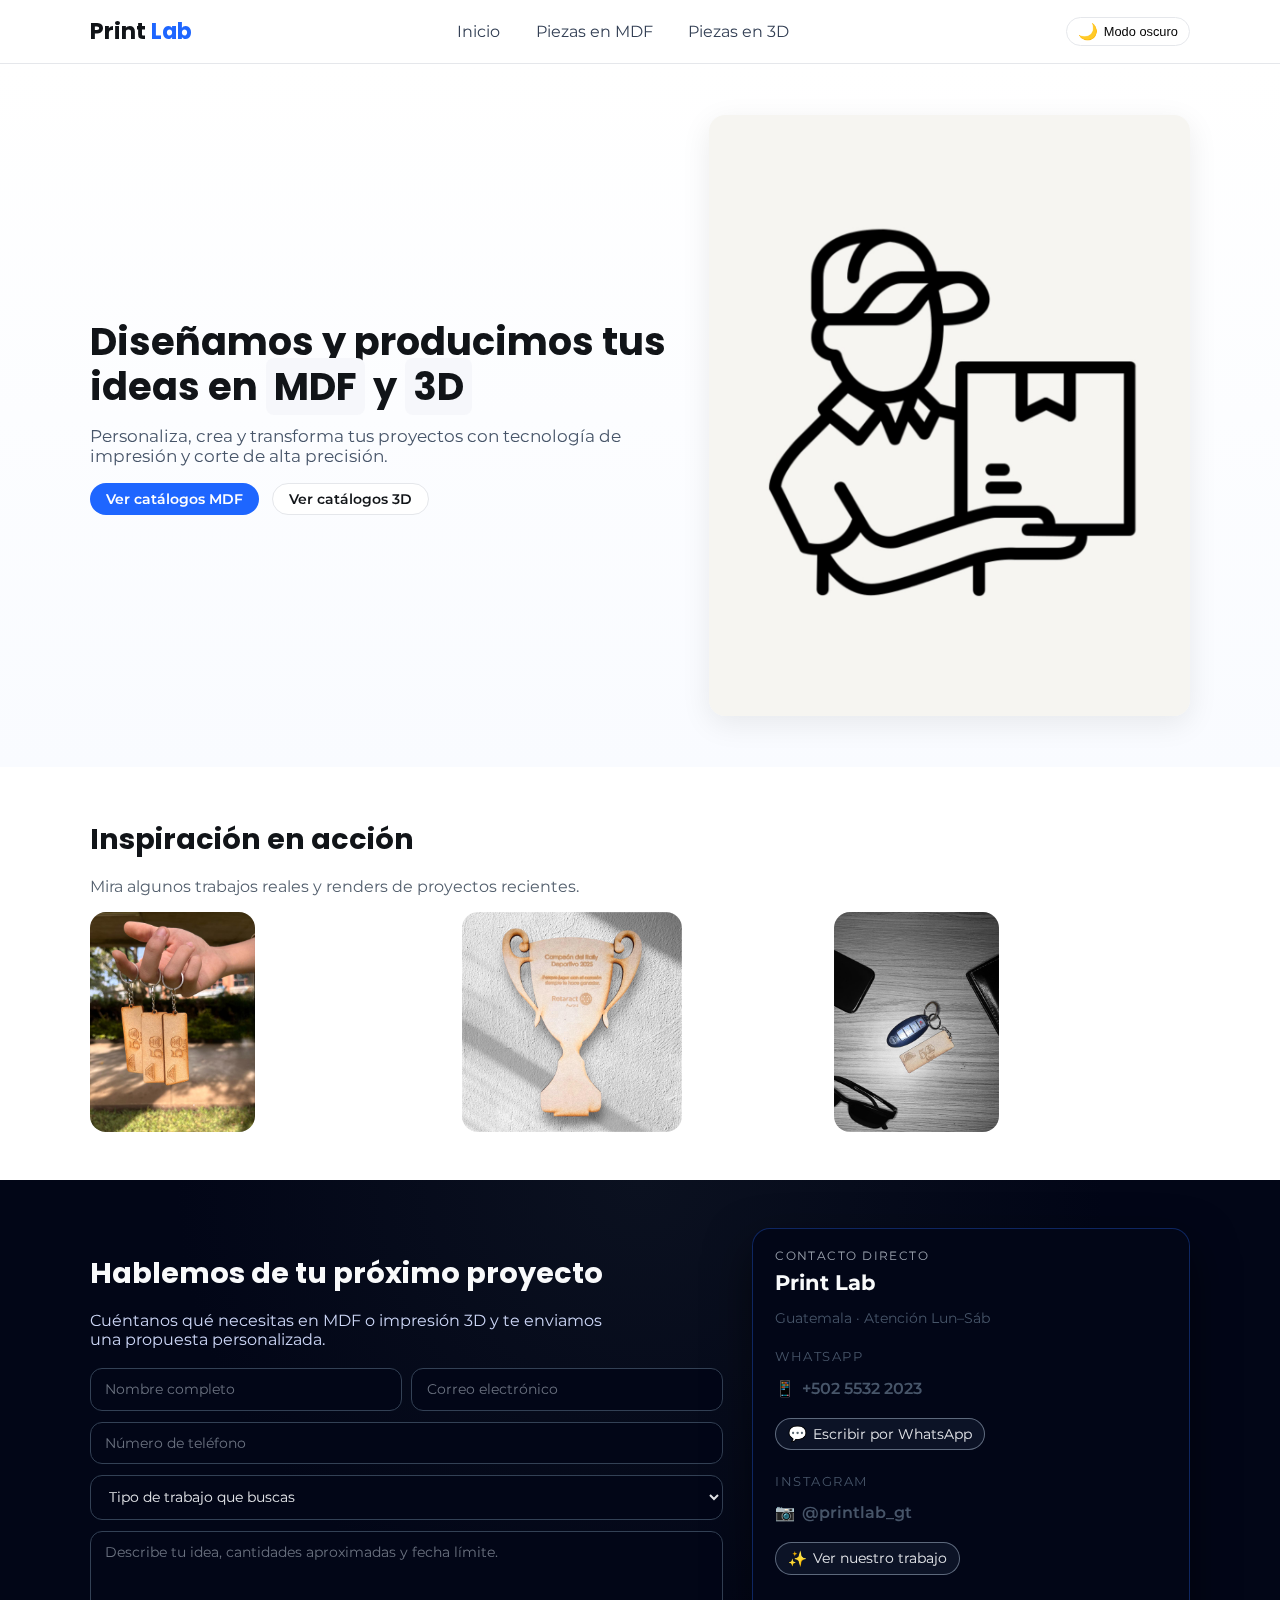
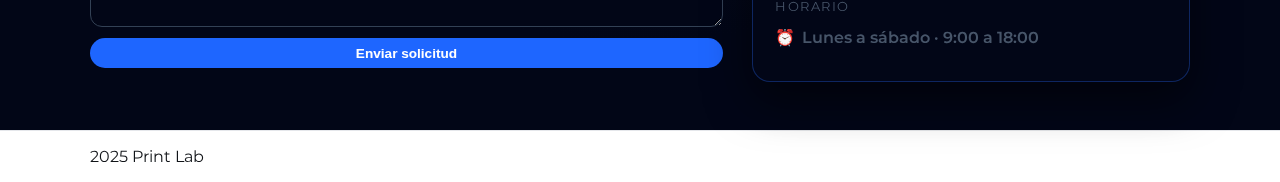
<file: index.html>
<!DOCTYPE html>
<html lang="es">
<head>
  <meta charset="utf-8" />
  <meta name="viewport" content="width=device-width, initial-scale=1.0">
  <title>Print Lab</title>
  <link rel="icon" type="image/png" href="Logo.png">
  <link rel="preconnect" href="https://fonts.googleapis.com">
  <link rel="preconnect" href="https://fonts.gstatic.com" crossorigin>
  <link href="https://fonts.googleapis.com/css2?family=Poppins:wght@500;700&family=Montserrat:wght@400;500&display=swap" rel="stylesheet">
  <link rel="stylesheet" href="styles.css" />
</head>
<body>
  <header class="site-header">
    <div class="container header-inner">
      <div class="brand">Print <span>Lab</span></div>
      <nav class="nav">
        <a href="#inicio">Inicio</a>
        <a href="mdf.html">Piezas en MDF</a>
        <a href="3d.html">Piezas en 3D</a>
      </nav>
      <button id="themeToggle" class="theme-toggle" type="button">
        <span class="theme-toggle-icon">🌙</span>
        <span class="theme-toggle-label">Modo oscuro</span>
      </button>
    </div>
  </header>

  <main id="inicio">
    <!-- HERO -->
    <section class="hero">
      <div class="container hero-inner">
        <div class="hero-copy">
          <h1>Diseñamos y producimos tus ideas en <span class="badge">MDF</span> y <span class="badge">3D</span></h1>
          <p>Personaliza, crea y transforma tus proyectos con tecnología de impresión y corte de alta precisión.</p>
          <div class="cta-row">
            <a href="mdf.html" class="btn btn-primary">Ver catálogos MDF</a>
            <a href="#catalogos" class="btn btn-outline">Ver catálogos 3D</a>
          </div>
        </div>
        <div class="hero-media">
          <img src="Principal.jpeg" alt="Impresión 3D en acción">
        </div>
      </div>
    </section>

    <!-- EJEMPLOS -->
    <section id="ejemplos" class="section">
      <div class="container">
        <div class="section-head">
          <h2>Inspiración en acción</h2>
          <p class="muted">Mira algunos trabajos reales y renders de proyectos recientes.</p>
        </div>
        <div class="showcase">
          <img src="asses/1.jpeg" alt="Proyecto 1">
          <img src="asses/2.jpeg" alt="Proyecto 2">
          <img src="asses/3.jpeg" alt="Proyecto 3">
        </div>
      </div>
    </section>

    <!-- CONTACTO -->
    <section id="contacto" class="section contact">
      <div class="container contact-inner">
        <!-- Columna izquierda: formulario -->
        <div class="contact-copy">
          <h2>Hablemos de tu próximo proyecto</h2>
          <p class="contact-intro">
            Cuéntanos qué necesitas en MDF o impresión 3D y te enviamos una propuesta personalizada.
          </p>

          <form id="contactForm" class="contact-form">
            <div class="field-row">
              <input type="text" id="contactNombre" placeholder="Nombre completo" required />
              <input type="email" id="contactEmail" placeholder="Correo electrónico" required />
            </div>
            <input type="tel" id="contactNumero" placeholder="Número de teléfono" required />

            <select id="contactTipo" required>
              <option value="">Tipo de trabajo que buscas</option>
              <option value="Llaveros en MDF">Llaveros en MDF</option>
              <option value="Piezas en MDF">Piezas en MDF</option>
              <option value="Impresión 3D">Impresión 3D</option>
              <option value="Otro proyecto personalizado">Otro proyecto personalizado</option>
            </select>

            <textarea id="contactMensaje" rows="4" placeholder="Describe tu idea, cantidades aproximadas y fecha límite."></textarea>
            <button class="btn btn-primary" type="submit">Enviar solicitud</button>
          </form>
        </div>

        <!-- Columna derecha: info de contacto -->
        <aside class="contact-side">
          <div class="card info">
            <span class="info-label">Contacto directo</span>
            <h3>Print Lab</h3>
            <p class="info-location">Guatemala · Atención Lun–Sáb</p>

            <div class="info-block">
              <p class="info-title">WhatsApp</p>
              <p class="info-main info-whatsapp">+502 5532 2023</p>
              <a class="info-link wa" href="https://wa.me/50255322023" target="_blank" rel="noopener">
                Escribir por WhatsApp
              </a>
            </div>

            <div class="info-block">
              <p class="info-title">Instagram</p>
              <p class="info-main info-instagram">@printlab_gt</p>
              <a class="info-link ig" href="https://www.instagram.com/printlab_gt" target="_blank" rel="noopener">
                Ver nuestro trabajo
              </a>
            </div>

            <div class="info-block small">
              <p class="info-title">Horario</p>
              <p class="info-main info-hours">Lunes a sábado · 9:00 a 18:00</p>
            </div>
          </div>
        </aside>
      </div>
    </section>


  </main>

  <footer class="site-footer">
    <div class="container footer-inner">
      <div>2025 Print Lab</div>
    </div>
  </footer>

  <!-- Modal -->
  <div id="modal" class="modal hidden">
    <div class="modal-dialog">
      <button class="modal-close" aria-label="Cerrar">✖</button>
      <div class="modal-grid">
        <img id="mImg" alt="Detalle">
        <div>
          <h3 id="mTitle"></h3>
          <p id="mDesc" class="muted"></p>
          <div id="mTags" class="tags mt-2"></div>
          <div class="modal-actions">
            <a id="mPdf" class="btn btn-outline" target="_blank" rel="noopener">Ver PDF</a>
            <a id="mModel" class="btn btn-outline" target="_blank" rel="noopener">Ver Modelo 3D</a>
            <a href="#contacto" class="btn btn-primary">Cotizar</a>
          </div>
        </div>
      </div>
    </div>
  </div>

  <script src="script.js"></script>
</body>
</html>
</file>
<file: styles.css>
/* ======= PRINT LAB ======= */

:root{
  --bg:#ffffff;
  --bg-alt:#f6f7fb;
  --text:#111418;
  --muted:#6b7280;
  --brand:#1e66ff;
  --accent:#ff6b00;
  --border:#e5e7eb;
  --shadow:0 8px 30px rgba(0,0,0,.08);
  --radius:18px;
}

/* Reset básico */
*{
  box-sizing:border-box;
}

html,body{
  margin:0;
  padding:0;
  word-wrap: break-word;
  overflow-x: hidden;
  background:var(--bg);
  color:var(--text);
  font-family:Montserrat,system-ui,-apple-system,Segoe UI,Roboto,sans-serif;
}

html{
  scroll-behavior:smooth;
}

/* Imágenes */
img{
  max-width:100%;
  height:auto;
  display:block;
  border-radius:16px;
}

/* Enlaces y contenedor */
a{text-decoration:none;color:inherit}
.container{width:min(1100px,92%);margin-inline:auto}
.muted{color:var(--muted)}
.mt-2{margin-top:.75rem}


/* Header */
.site-header{position:sticky;top:0;background:rgba(255,255,255,.9);backdrop-filter:saturate(140%) blur(8px);border-bottom:1px solid var(--border);z-index:20}
.header-inner{display:flex;align-items:center;justify-content:space-between;padding:.9rem 0}
.brand{font-family:Poppins,Montserrat,sans-serif;font-weight:700;font-size:1.4rem}
.brand span{color:var(--brand)}
.nav{display:flex;gap:1rem;align-items:center}
.nav a{padding:.4rem .6rem;border-radius:10px;color:#344055}
.nav a.btn-ghost{border:1px solid var(--border)}

/* Buttons */
.btn{display:inline-flex;align-items:center;justify-content:center;gap:.5rem;padding:.8rem 1rem;border-radius:14px;border:1px solid transparent;font-weight:600;cursor:pointer;transition:.2s box-shadow,.2s transform}
.btn:hover{box-shadow:var(--shadow);transform:translateY(-1px)}
.btn-primary{background:var(--brand);color:#fff}
.btn-outline{border-color:var(--border);background:#fff}
.btn-ghost{border-color:var(--border);background:#fff;color:#222}
.btn-small{padding:.5rem .7rem;border-radius:10px}

/* Hero */
.hero{padding:3.2rem 0;background:linear-gradient(180deg,#fff, #f9fbff)}
.hero-inner{display:grid;grid-template-columns:1.1fr .9fr;gap:2rem;align-items:center}
.hero-copy h1{font-family:Poppins,Montserrat,sans-serif;font-size:2.4rem;line-height:1.18;margin:.2rem 0 1rem}
.hero-copy p{font-size:1.05rem;color:#475569}
.badge{background:var(--bg-alt);padding:.15rem .5rem;border-radius:8px}
.cta-row{margin-top:1rem;display:flex;gap:.8rem;flex-wrap:wrap}
.hero-media img{box-shadow:var(--shadow)}

/* Sections */
.section{padding:3rem 0}
.section.alt{background:var(--bg-alt)}
.section-head h2{font-family:Poppins,Montserrat,sans-serif;font-size:1.8rem;margin:.2rem 0 .4rem}
.section-head p{color:#55616f}

/* Tabs & Filters */
.tabs{display:flex;gap:.6rem;margin:1rem 0 1.2rem}
.tab-btn{border:1px solid var(--border);background:#fff;padding:.6rem 1rem;border-radius:12px;cursor:pointer;font-weight:600}
.tab-btn.active{background:#111;color:#fff;border-color:#111}
.filters{display:flex;gap:.6rem;flex-wrap:wrap;align-items:center;margin-bottom:1rem}
.filters input[type=search], .filters select{padding:.7rem .9rem;border:1px solid var(--border);border-radius:12px;min-width:200px}
.count-row{margin:.3rem 0 1rem;color:#475569}

/* Grid */
.grid{display:grid;grid-template-columns:repeat(2,1fr);gap:1rem}
.card{
  background:#fff;
  border-radius:16px;
  overflow:hidden;
  border:1px solid var(--border);
  box-shadow:0 8px 24px rgba(15,23,42,.04);
  display:flex;
  flex-direction:column;
  transition:
    transform .18s ease-out,
    box-shadow .18s ease-out,
    border-color .18s ease-out;
}
.card img{
  height:190px;
  object-fit:cover;
}
.card-body{
  padding:.9rem 1rem 1rem;
}
.card:hover{
  transform:translateY(-4px);
  box-shadow:0 16px 40px rgba(15,23,42,.12);
  border-color:rgba(37,99,235,.35); /* un toque de azul */
}
.card h3{margin:.2rem 0 .4rem;font-size:1.1rem}
.tags{display:flex;flex-wrap:wrap;gap:.4rem}
.tags span{background:#f1f5f9;color:#334155;padding:.25rem .5rem;border-radius:999px;font-size:.8rem}
.card p{color:#475569;margin:.5rem 0 .9rem}
.card-foot{display:flex;align-items:center;justify-content:space-between}
.price{font-weight:700}

/* Empty */
.empty{margin-top:1rem;padding:1rem;border:1px dashed var(--border);border-radius:12px;color:#64748b;text-align:center}

/* Showcase */
.showcase{display:grid;grid-template-columns:repeat(3,1fr);gap:1rem}
.showcase img{height:220px;object-fit:cover}

/* Contact */
.contact{
  /* fondo oscuro pero con un poco de luz arriba */
  background: radial-gradient(circle at top, #0b1120 0, #020617 55%, #020617 100%);
  color:#e5e7eb;
}
.contact-inner{
  display:grid;
  grid-template-columns: minmax(0,1.3fr) minmax(0,0.9fr);
  gap:1.8rem;
  align-items:flex-start;
}
.contact-copy h2{
  font-family:Poppins,Montserrat,sans-serif;
  font-size:1.8rem;
  margin-bottom:.4rem;
  color:#f9fafb;
}
.contact-intro{
  color:#cbd5f5;
  max-width:34rem;
}
.contact-form{
  margin-top:1.2rem;
  display:grid;
  gap:.7rem;
}
.contact-form .field-row{
  display:grid;
  grid-template-columns:1fr 1fr;
  gap:.6rem;
}
.contact-form input,
.contact-form select,
.contact-form textarea{
  padding:.7rem .9rem;
  border-radius:12px;
  border:1px solid #334155;
  background:#020617;
  color:#e5e7eb;
  font-family:inherit;
  font-size:.9rem;
}
.contact-form input::placeholder,
.contact-form textarea::placeholder{
  color:#6b7280;
}
.contact-form select{
  cursor:pointer;
}
.contact-form textarea{
  resize:vertical;
}

/* Tarjeta info contacto */
.card.info{
  background:#020617;
  border-radius:18px;
  padding:1.2rem 1.4rem;
  border:1px solid rgba(37,99,235,.35); /* usa el azul de la marca */
  box-shadow:0 18px 45px rgba(0,0,0,.55);
  color:#e5e7eb;
}
.card.info h3{
  margin:.1rem 0 .4rem;
  font-size:1.3rem;
  color:#f9fafb;
}
.info-label{
  display:inline-block;
  font-size:.75rem;
  text-transform:uppercase;
  letter-spacing:.12em;
  color:#9ca3af;
  margin-bottom:.3rem;
}
.info-location{
  color:#9ca3af;
  font-size:.9rem;
  margin-bottom:.8rem;
}
.info-block{
  margin-bottom:1rem;
}
.info-block.small{
  margin-bottom:0;
}
.info-title{
  font-size:.8rem;
  text-transform:uppercase;
  letter-spacing:.12em;
  color:#9ca3af;
  margin:0 0 .1rem;
}

/* línea principal con ícono */
.info-main{
  margin:0;
  font-weight:600;
  font-size:.98rem;
  color:#f9fafb;
  display:flex;
  align-items:center;
  gap:.4rem;
}
.info-main::before{
  font-size:1rem;
}
.info-main.info-whatsapp::before{
  content:"📱";
}
.info-main.info-instagram::before{
  content:"📷";
}
.info-main.info-hours::before{
  content:"⏰";
}

/* enlaces tipo botón pequeño */
.info-link{
  display:inline-flex;
  align-items:center;
  gap:.35rem;
  margin-top:.35rem;
  font-size:.85rem;
  text-decoration:none;
  border-radius:999px;
  padding:.35rem .75rem;
  border:1px solid rgba(148,163,184,.6);
  background:rgba(15,23,42,.8);
  color:#e5e7eb;
}
.info-link::before{
  font-size:.95rem;
}
.info-link.wa::before{
  content:"💬";
}
.info-link.ig::before{
  content:"✨";
}
.info-link:hover{
  border-color:var(--brand);
  box-shadow:0 0 0 1px rgba(37,99,235,.3);
}

/* Mejor contraste de textos "muted" dentro de contacto */
.contact .muted{
  color:#cbd5f5;
}

/* Responsive contacto */
@media (max-width: 900px) {
  .llavero-layout,
  .contact-inner,
  .some-grid-class {
    grid-template-columns: 1fr !important;
  }

  .llavero-preview {
    width: 100%;
    height: auto;
  }

  .llavero-panel {
    padding: 1rem;
  }

  .card img {
    height: 160px;
  }
}

@media (max-width: 600px) {
  .btn {
    padding: .6rem 1rem;
    font-size: .9rem;
  }

  input, select, textarea {
    font-size: 1rem;
  }

  .section {
    padding: 2rem 1rem;
  }
}



/* Footer */
.site-footer{border-top:1px solid var(--border);background:#fff}
.footer-inner{padding:1rem 0;display:flex;align-items:center;justify-content:space-between}
.social a{border:1px solid var(--border);padding:.25rem .5rem;border-radius:8px}

/* Modal */
.hidden{display:none !important}
.modal{position:fixed;inset:0;background:rgba(10,12,16,.6);display:flex;align-items:center;justify-content:center;padding:1rem;z-index:50}
.modal-dialog{background:#fff;border-radius:20px;box-shadow:var(--shadow);width:min(960px,96%);padding:1rem}
.modal-close{border:none;background:#fff;border:1px solid var(--border);border-radius:999px;font-size:1.1rem;cursor:pointer;padding:.4rem .6rem;float:right}
.modal-grid{display:grid;grid-template-columns:1fr 1.1fr;gap:1rem;align-items:start}
.modal-actions{display:flex;gap:.5rem;margin-top:1rem}

/* Modal / visor de producto */
.modal{
  position:fixed;
  inset:0;
  background:rgba(15,23,42,.65);
  display:flex;
  align-items:center;
  justify-content:center;
  padding:1rem;
  z-index:50;
}
.modal-dialog{
  background:#ffffff;
  border-radius:20px;
  box-shadow:0 18px 45px rgba(0,0,0,.4);
  width:min(900px, 96%);
  max-height:90vh;          /* para que nunca ocupe 100% de alto */
  overflow:hidden;
}
.modal-grid{
  display:grid;
  grid-template-columns: minmax(0,1.1fr) minmax(0,1fr);
  gap:1rem;
  align-items:stretch;
}
.modal-grid img#mImg{
  width:100%;
  height:100%;
  object-fit:cover;
  border-radius:16px;
}
.modal-close{
  border:none;
  background:#ffffff;
  border-radius:999px;
  border:1px solid #e5e7eb;
  cursor:pointer;
  padding:.3rem .6rem;
  float:right;
}

/* En móvil el visor se apila en una sola columna */
@media (max-width: 700px){
  .modal-grid{
    grid-template-columns:1fr;
  }
  .modal-dialog{
    max-height: 92vh;
  }
}
html[data-theme="dark"] .modal-dialog{
  background:#020617;
  border:1px solid #1f2937;
}
html[data-theme="dark"] .modal-grid img#mImg{
  border-radius:16px;
}


/* LLAVEROS */
.llavero-layout{
  display:grid;
  grid-template-columns:1.1fr .9fr;
  gap:1.5rem;
  align-items:flex-start;
  margin-top:1.5rem;
}
.llavero-panel{
  background:#fff;
  border:1px solid var(--border);
  border-radius:18px;
  box-shadow:var(--shadow);
  padding:1rem;
}
.llavero-form{
  display:grid;
  gap:.7rem;
}
.llavero-group{
  display:grid;
  gap:.25rem;
}
.llavero-group label{
  font-size:.9rem;
  font-weight:600;
  color:#111827;
}
.llavero-group input,
.llavero-group select,
.llavero-group textarea{
  padding:.6rem .8rem;
  border-radius:12px;
  border:1px solid var(--border);
  font-family:inherit;
  font-size:.9rem;
}
.llavero-group textarea{
  resize:vertical;
}
.llavero-group.two-cols{
  display:grid;
  grid-template-columns:1fr 1fr;
  gap:.6rem;
}
.llavero-actions{
  display:flex;
  gap:.6rem;
  flex-wrap:wrap;
  margin-top:.3rem;
}

/* rango mejorado */
.slider-row{
  display:flex;
  align-items:center;
  gap:.7rem;
}
.slider-row input[type="range"]{
  flex:1;
  appearance:none;
  height:6px;
  border-radius:999px;
  background:#e5e7eb;
  outline:none;
}
.slider-row input[type="range"]::-webkit-slider-thumb{
  appearance:none;
  width:16px;
  height:16px;
  border-radius:999px;
  background:var(--brand);
  box-shadow:0 0 0 3px rgba(59,130,246,.25);
  cursor:pointer;
}
.slider-row input[type="range"]::-moz-range-thumb{
  width:16px;
  height:16px;
  border-radius:999px;
  border:none;
  background:var(--brand);
  box-shadow:0 0 0 3px rgba(59,130,246,.25);
  cursor:pointer;
}
.slider-row input[type="range"]::-moz-range-track{
  height:6px;
  border-radius:999px;
  background:#e5e7eb;
}
#llaveroTextoTamValor,
#llaveroLogoTamValor{
  font-size:.8rem;
  color:#6b7280;
  min-width:52px;
}

/* input number sin flechas */
.llavero-group input[type="number"]{
  appearance:textfield;
  -moz-appearance:textfield;
  -webkit-appearance:none;
}
.llavero-group input[type="number"]::-webkit-inner-spin-button,
.llavero-group input[type="number"]::-webkit-outer-spin-button{
  -webkit-appearance:none;
  margin:0;
}

/* preview */
.llavero-preview-wrapper{
  margin-top:1.2rem;
}
.llavero-tabs{
  display:inline-flex;
  border-radius:999px;
  background:#f3f4f6;
  padding:3px;
  margin-bottom:.6rem;
}
.tab-side{
  border:none;
  background:transparent;
  padding:.2rem .8rem;
  border-radius:999px;
  font-size:.85rem;
  cursor:pointer;
  color:#4b5563;
}
.tab-side.active{
  background:#fff;
  box-shadow:0 1px 4px rgba(15,23,42,.2);
  color:#111827;
}
.llavero-preview-area{
  display:flex;
  justify-content:center;
  align-items:center;
  min-height:180px;
}
.llavero-preview{
  width:260px;
  height:140px;
  border-radius:24px;
  background:#f5f5f4;
  border:2px solid #d4d4d4;
  box-shadow:0 6px 16px rgba(0,0,0,.12);
  position:relative;
  overflow:hidden;
}
.llavero-shape-rect{ border-radius:22px; }
.llavero-shape-oval{ border-radius:999px; }
.llavero-shape-circle{
  border-radius:999px;
  width:160px;
  height:160px;
}

/* elementos arrastrables */
.draggable{
  position:absolute;
  cursor:grab;
}
.draggable.dragging{
  cursor:grabbing;
}
.llavero-logo{
  position:absolute;
  max-width:60%;
  max-height:60%;
  object-fit:contain;
  border-radius:12px;
}
.llavero-preview-text{
  font-weight:700;
  font-size:18px;
  text-align:center;
  color:#111827;
  left:50%;
  top:50%;
  transform:translate(-50%,-50%);
  padding:0 .6rem;
}

/* ayuda */
.help-text{
  margin-top:.4rem;
}

/* responsive */
@media (max-width:900px){
  .llavero-layout{
    grid-template-columns:1fr;
  }
  .llavero-preview{
    width:220px;
    height:120px;
  }
}
/* ====== RESPONSIVE GENERAL ====== */

/* Tablets / pantallas medianas */
@media (max-width: 900px){
  /* Hero en una columna */
  .hero-inner{
    grid-template-columns:1fr;
    gap:1.5rem;
  }
  .hero-media{
    order:-1; /* imagen arriba en tablet/móvil */
  }

  /* Grids */
  .grid{
    grid-template-columns:1fr;
  }
  .showcase{
    grid-template-columns:repeat(2,1fr);
  }

  /* Header y footer más compactos */
  .header-inner,
  .footer-inner{
    flex-wrap:wrap;
    gap:.5rem;
  }
}

/* Móviles */
@media (max-width: 600px){
  /* Layout de secciones */
  .section{
    padding:2rem 1rem;
  }

  /* Header */
  .header-inner{
    flex-direction:column;
    align-items:flex-start;
    gap:.4rem;
  }
  .nav{
    width:100%;
    justify-content:flex-start;
    flex-wrap:wrap;
    gap:.5rem;
  }
  .nav a{
    padding:.3rem .5rem;
    font-size:.9rem;
  }

  /* Hero */
  .hero{
    padding:2.2rem 0;
  }
  .hero-copy h1{
    font-size:1.6rem;
  }

  /* Grids 1 columna */
  .grid,
  .showcase{
    grid-template-columns:1fr;
  }

  /* Tarjetas e imágenes un poco más bajas */
  .card img{
    height:160px;
  }

  /* Contacto: form en 1 columna */
  .contact-form .field-row{
    grid-template-columns:1fr;
  }

  /* Llaveros */
  .llavero-layout{
    grid-template-columns:1fr;
  }
  .llavero-preview{
    width:220px;
    height:120px;
  }

  /* Botones e inputs un poco más grandes para tocar mejor */
  .btn{
    padding:.6rem 1rem;
    font-size:.9rem;
  }
  input,select,textarea{
    font-size:1rem;
  }

  /* Footer */
  .footer-inner{
    flex-direction:column;
    align-items:flex-start;
    gap:.4rem;
  }
}

/* Toast / aviso flotante */
.toast{
  position:fixed;
  left:50%;
  bottom:1.5rem;
  transform:translateX(-50%) translateY(20px);
  z-index:60;
  opacity:0;
  pointer-events:none;
  transition:opacity .25s ease, transform .25s ease;
}
.toast.show{
  opacity:1;
  transform:translateX(-50%) translateY(0);
  pointer-events:auto;
}
.toast-inner{
  display:flex;
  align-items:center;
  gap:.7rem;
  background:#0f172a;
  color:#e5e7eb;
  border-radius:999px;
  padding:.6rem 1rem;
  box-shadow:0 18px 40px rgba(0,0,0,.45);
  border:1px solid rgba(37,99,235,.7);
  max-width:90vw;
}
.toast-icon{
  width:26px;
  height:26px;
  border-radius:999px;
  background:#22c55e;
  display:flex;
  align-items:center;
  justify-content:center;
  font-weight:700;
  font-size:1rem;
  color:#022c22;
}
.toast-text{
  display:flex;
  flex-direction:column;
  font-size:.85rem;
}
.toast-text strong{
  font-size:.9rem;
}
.toast-text span{
  color:#cbd5f5;
}

.btn{
  border:none;
  border-radius:999px;
  padding:.45rem 1rem;
  font-size:.85rem;
  font-weight:600;
  cursor:pointer;
  display:inline-flex;
  align-items:center;
  justify-content:center;
  gap:.35rem;
  transition:
    background .18s ease-out,
    color .18s ease-out,
    box-shadow .18s ease-out,
    transform .12s ease-out;
}
.btn-primary{
  background:var(--brand);
  color:#fff;
}
.btn-primary:hover{
  box-shadow:0 10px 30px rgba(37,99,235,.35);
  transform:translateY(-1px);
}
.btn-outline{
  background:#fff;
  border:1px solid var(--border);
}
.btn-outline:hover{
  border-color:var(--brand);
  box-shadow:0 10px 26px rgba(15,23,42,.12);
}

/* ====== MODO OSCURO ====== */

/* Cambiamos los valores de las variables en dark */
html[data-theme="dark"]{
  --bg:#020617;
  --bg-alt:#020617;
  --text:#e5e7eb;
  --muted:#9ca3af;
  --border:#1f2937;
  --shadow:0 18px 45px rgba(0,0,0,.9);
}

html[data-theme="dark"] body{
  background:var(--bg);
  color:var(--text);
}

/* Header y footer en oscuro */
html[data-theme="dark"] .site-header{
  background:rgba(15,23,42,.9);
  border-bottom-color:#1f2937;
}
html[data-theme="dark"] .site-footer{
  background:#020617;
  border-top-color:#1f2937;
}

/* Tarjetas y paneles en oscuro */
html[data-theme="dark"] .card,
html[data-theme="dark"] .llavero-panel,
html[data-theme="dark"] .card.info{
  background:#020617;
  border-color:#1f2937;
  box-shadow:0 16px 40px rgba(0,0,0,.85);
}
html[data-theme="dark"] .card-body,
html[data-theme="dark"] .llavero-panel,
html[data-theme="dark"] .card.info{
  color:var(--text);
}

/* Hero y secciones alternas más oscuras */
html[data-theme="dark"] .hero{
  background:radial-gradient(circle at top,#020617 0,#020617 55%,#020617 100%);
}
html[data-theme="dark"] .section.alt{
  background:#020617;
}

/* Formularios de llaveros en modo oscuro */
html[data-theme="dark"] .llavero-group label{
  color:#e5e7eb;
}

html[data-theme="dark"] .llavero-group input,
html[data-theme="dark"] .llavero-group select,
html[data-theme="dark"] .llavero-group textarea{
  background:#020617;
  color:#e5e7eb;
  border-color:#374151;
}

html[data-theme="dark"] .llavero-group input::placeholder,
html[data-theme="dark"] .llavero-group textarea::placeholder{
  color:#6b7280;
}

/* Textos aclaratorios del llavero en dark */
html[data-theme="dark"] .llavero-panel .muted{
  color:#9ca3af;
}

/* Texto apagado en dark */
html[data-theme="dark"] .muted{
  color:var(--muted);
}

/* Botones fantasma en oscuro */
html[data-theme="dark"] .btn-ghost{
  background:transparent;
  color:var(--text);
}

/* Modal en oscuro */
html[data-theme="dark"] .modal-dialog{
  background:#020617;
  border:1px solid #1f2937;
}
/* Botón modo oscuro */
.theme-toggle{
  margin-left:.75rem;
  border-radius:999px;
  border:1px solid var(--border);
  background:rgba(255,255,255,.85);
  padding:.25rem .7rem;
  display:inline-flex;
  align-items:center;
  gap:.35rem;
  font-size:.8rem;
  cursor:pointer;
}
.theme-toggle-icon{
  font-size:1rem;
}
.theme-toggle-label{
  white-space:nowrap;
}

/* Botón en modo oscuro */
html[data-theme="dark"] .theme-toggle{
  background:rgba(15,23,42,.95);
  border-color:#1f2937;
  color:#e5e7eb;
}
/* Menú y marca en modo oscuro */
html[data-theme="dark"] .brand{
  color:#e5e7eb;
}
html[data-theme="dark"] .brand span{
  color:var(--brand);
}

html[data-theme="dark"] .nav a{
  color:#e5e7eb;
}

html[data-theme="dark"] .nav a.btn-ghost{
  background:transparent;
  border-color:#4b5563;
  color:#e5e7eb;
}
/* En móviles: solo el icono del modo oscuro */
@media (max-width: 600px){
  .theme-toggle-label{
    display:none;
  }
  .theme-toggle{
    padding:.25rem;
    min-width:auto;
  }
}
/* Catálogo MDF con scroll interno */
.catalog-wrapper{
  margin-top:.5rem;
}

.catalog-scroll{
  max-height: 420px;         /* ~media pantalla en la mayoría de laptops */
  overflow-y:auto;
  padding-right:.4rem;
  border-radius:16px;
  background:#ffffff;
  box-shadow:0 10px 30px rgba(15,23,42,.08);
  border:1px solid var(--border);
}

/* Opcional: hacer más discreto el scroll en escritorio */
.catalog-scroll::-webkit-scrollbar{
  width:8px;
}
.catalog-scroll::-webkit-scrollbar-track{
  background:transparent;
}
.catalog-scroll::-webkit-scrollbar-thumb{
  background:#d1d5db;
  border-radius:999px;
}

/* En modo oscuro, que combine */
html[data-theme="dark"] .catalog-scroll{
  background:#020617;
  border-color:#1f2937;
  box-shadow:0 16px 40px rgba(0,0,0,.85);
}
html[data-theme="dark"] .catalog-scroll::-webkit-scrollbar-thumb{
  background:#4b5563;
}
@media (max-width: 600px){
  .catalog-scroll{
    max-height: 60vh;  /* 60% de la altura de la pantalla en móviles */
  }
}
</file>
